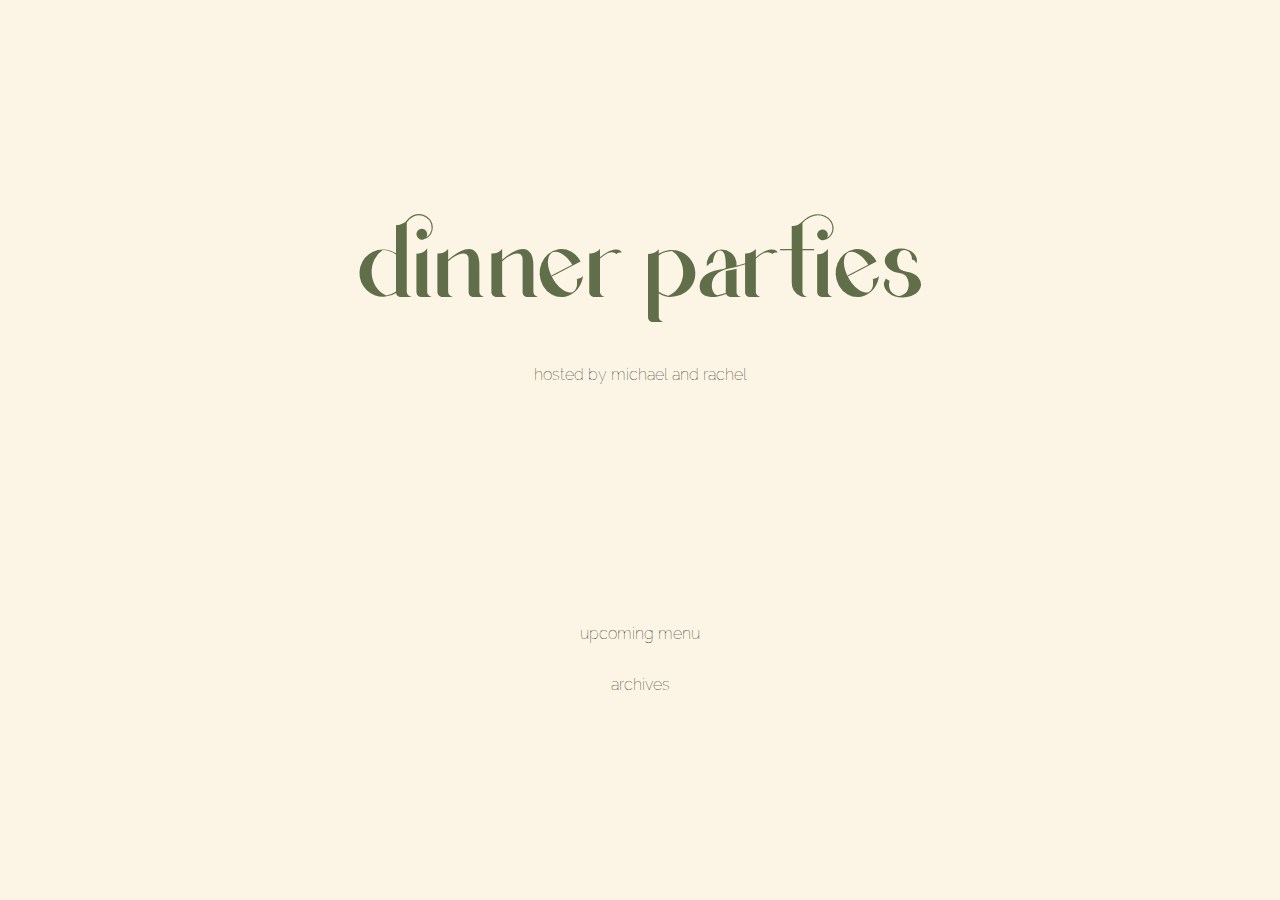
<file: index.html>
<!DOCTYPE html>
<html>
<head>
  <link rel="icon" type="image/png" href="/icon.png" />

  <style>
    @font-face {
        font-family: 'Raleway';
        src: url('Raleway-SemiBold.ttf') format('truetype');
        font-style: normal;
        font-display: swap;
    }
    @font-face {
        font-family: 'Raleway-Thin';
        src: url('Raleway-Thin.ttf') format('truetype');
        font-style: normal;
        font-display: swap;
    }
    @font-face {
        font-family: 'Agraham';
        src: url('Agraham.otf') format('truetype');
        font-style: normal;
        font-display: swap;
    }

    html, body {
      height: 99%;
      background-color: #FCF5E5;
    }
    a {
      color: #000000;
      text-decoration: none;
      font-family: 'Raleway-Thin';
      font-size: 1em;
    }
    a:visited {
      color: #000000;
    }
    a:hover {
      color: #606F49;
    }


    .body-wrapper {
      display: flex;
      justify-content: center;
      height: 100%;
    }
    .body-container {
      display: flex;
      flex-direction: column;
      justify-content: center;
      align-items: center;
      width: 50%;
    }

    .nav-container {
      display: block;
      margin-top: 15em;
    }
    nav {
      display: flex;
      flex-direction: column;
      align-items: center;
      height: 100%;
    }
    .nav-title {
      padding-bottom: 2em;
    }

    .title {
      font-size: 3.5rem;
      color: #606F49;
      margin: 0 0 0.1em 0;
      font-family: 'Agraham';
    }
    .subtitle {
      font-size: 1rem;
      margin: 0;
      font-family: 'Raleway-Thin';
    }

    @media all and (max-width: 1000px) {
      .title {
        font-size: 7rem;
        color: #606F49;
        margin: 0 0 0.5em 0;
        font-family: 'Agraham';
        line-height: 2em;
      }
      .subtitle {
        font-size: 2rem;
        margin: 0;
        font-family: 'Raleway-Thin';
      }

      .body-wrapper {
        display: flex;
        height: 100%;
      }
      .body-container {
        align-items: flex-start;
        width: 65%;
      }

      a {
        text-decoration: none;
        font-family: 'Raleway-Thin';
        font-size: 2em;
      }
      .nav-container {
        display: block;
        margin-top: 15em;
        width: 100%;
      }
      nav {
        display: flex;
        flex-direction: column;
        justify-content: flex-start;
        align-items: flex-start;
        height: 100%;
        width: 100%;
      }
    }
  </style>
</head>
<body>

<div class="body-wrapper">
  <div class="body-container">
    <p class="title">dinner parties</p>
    <p class="subtitle">hosted by michael and rachel</p>

    <div class="nav-container">
      <nav>
        <a href="/current-menu" class="nav-title">upcoming menu</a>
        <a href="/archives" class="nav-title">archives</a>
      </nav>
    </div>
  </div>
</div>

</body>
</html>
</file>
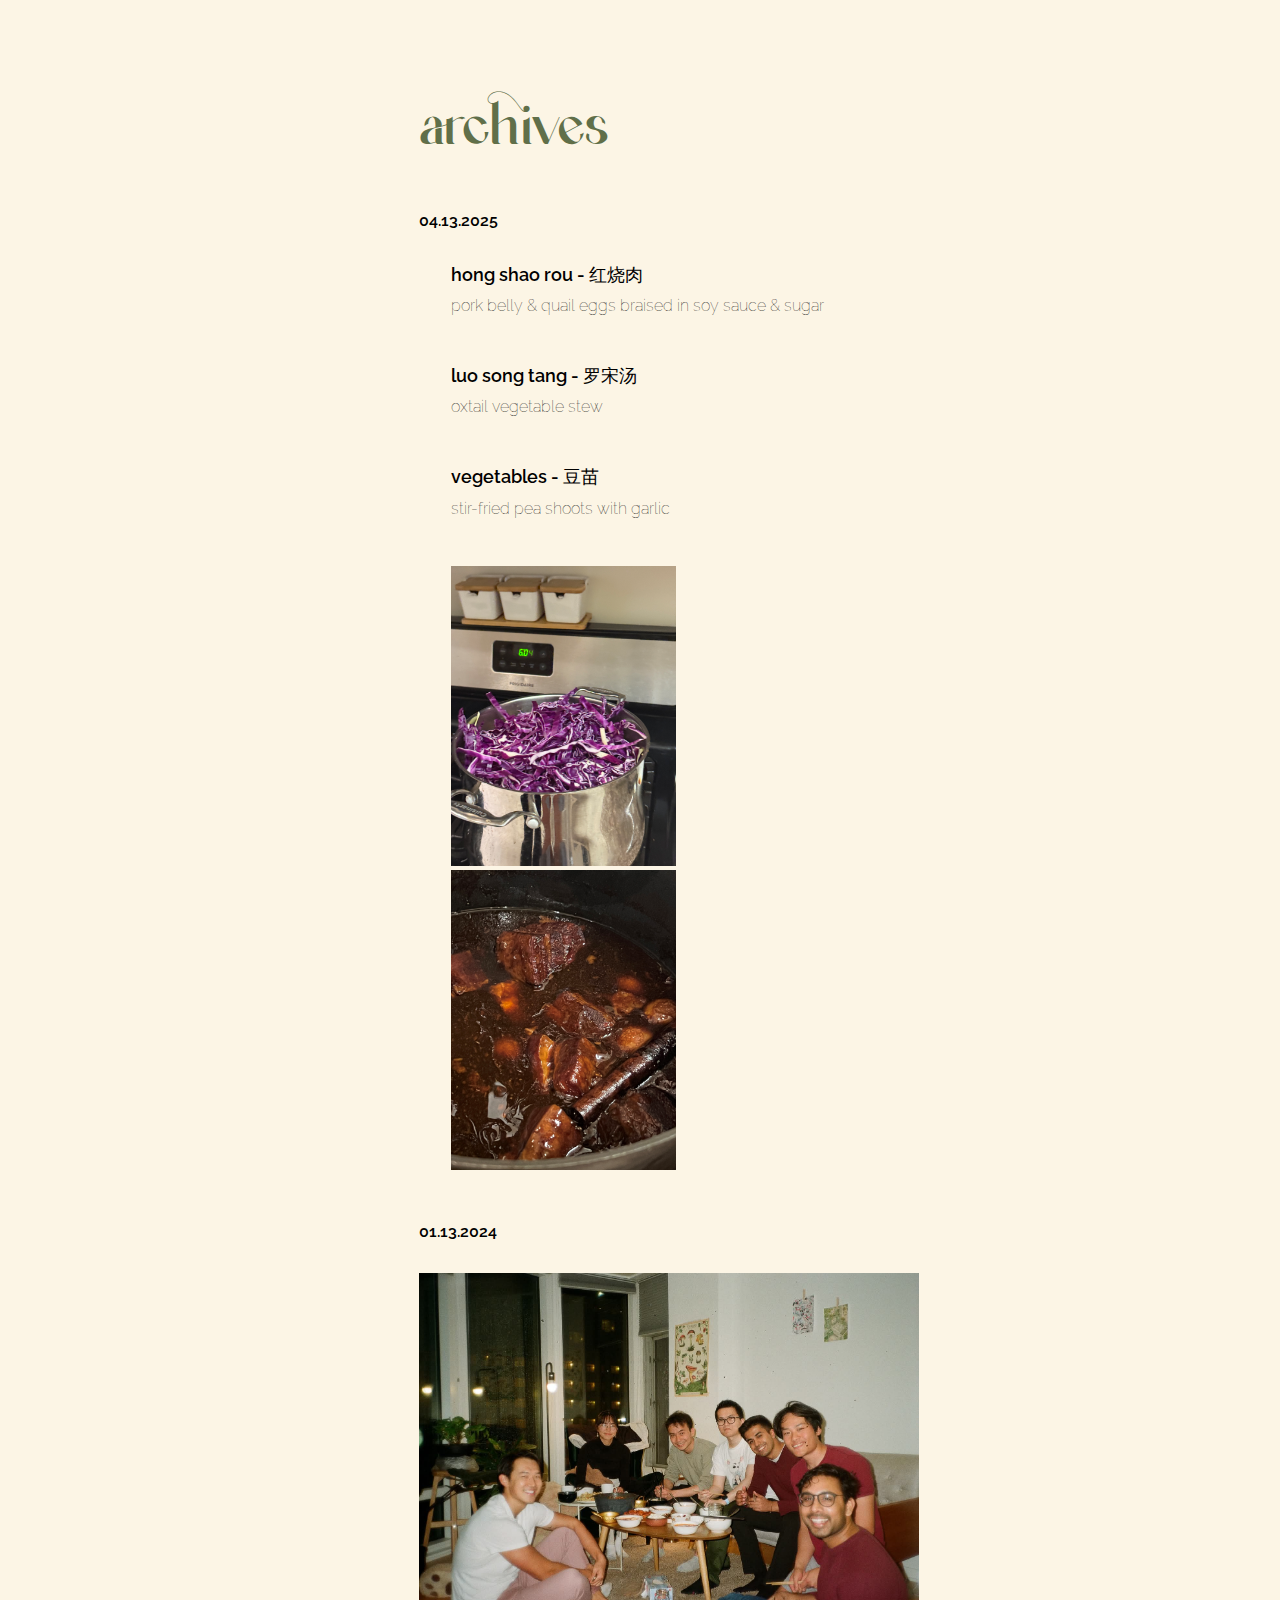
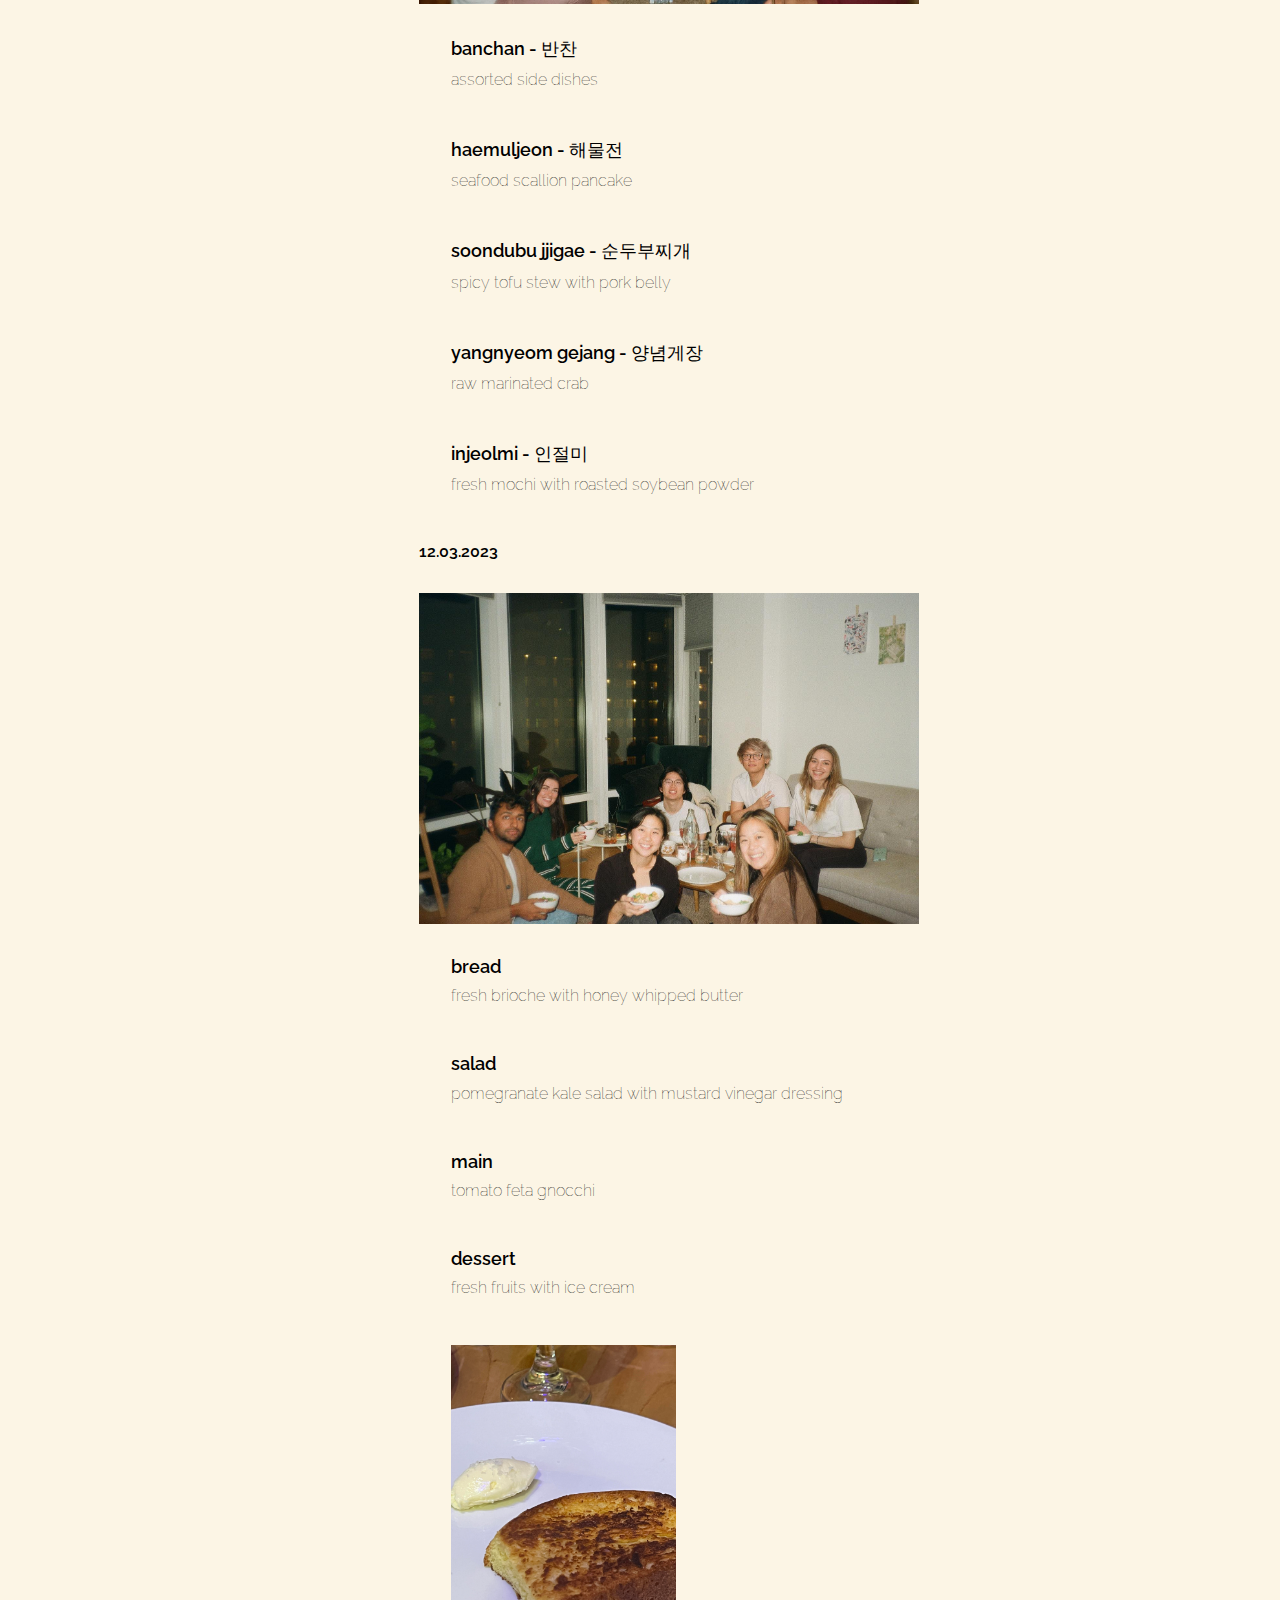
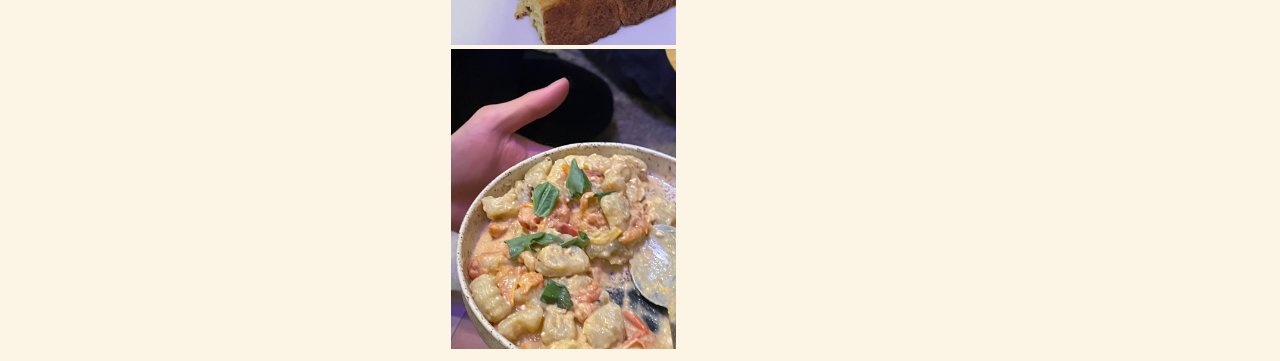
<file: archives.html>
<!DOCTYPE html>
<html>
<head>
  <link rel="icon" type="image/png" href="/icon.png" />
  
  <style>
    @font-face {
        font-family: 'Raleway';
        src: url('Raleway-SemiBold.ttf') format('truetype');
        font-style: normal;
        font-display: swap;
    }
    @font-face {
        font-family: 'Raleway-Thin';
        src: url('Raleway-Thin.ttf') format('truetype');
        font-style: normal;
        font-display: swap;
    }
    @font-face {
        font-family: 'Agraham';
        src: url('Agraham.otf') format('truetype');
        font-style: normal;
        font-display: swap;
    }

    html, body {
      background-color: #FCF5E5;
    }
    a {
      color: #000000;
      text-decoration: none;
      font-family: 'Raleway';
    }
    a:visited {
      color: #000000;
    }
    a:hover {
      color: #606F49;
    }

    .body-wrapper {
      display: flex;
      justify-content: center;
    }
    .body-container {
      display: flex;
      flex-direction: column;
      align-items: flex-start;
      width: 35%;
    }

    nav {
      display: flex;
      flex-direction: column;
      justify-content: flex-start;
      align-items: flex-start;
      height: 100%;
    }
    .nav-title {
      padding-bottom: 2em;
    }

    .title {
      font-size: 2rem;
      margin: 2em 0 1em 0;
      font-family: 'Agraham';
      color: #606F49;
    }
    .date {
      font-size: 1rem;
      margin: 0 0 2em 0;
      font-family: 'Raleway';
    }

    .dish-name {
      font-size: 1.15rem;
      margin: 0 0 0.5em 0;
      font-family: 'Raleway';
    }
    .dish-description {
      font-size: 1rem;
      margin: 0 0 3em 0;
      font-family: 'Raleway-Thin';
    }

    .horizontal-photo-container {
      display: flex;
      flex-direction: row;
      align-items: center;
    }

    .menu-div-container {
      display: flex;
      flex-direction: column;
      align-items: flex-start;

      padding-left: 2em;
    }

    @media all and (max-width: 1000px) {
      .body-container {
        display: flex;
        flex-direction: column;
        align-items: flex-start;
        width: 65%;
      }

      .title {
        font-size: 3rem;
        margin: 2em 0 1em 0;
        font-family: 'Agraham';
        color: #606F49;
      }
      .date {
        font-size: 3rem;
        margin: 0 0 1em 0;
        font-family: 'Raleway';
      }

      .dish-name {
        font-size: 2.75rem;
        margin: 0 0 0.5em 0;
        font-family: 'Raleway';
      }
      .dish-description {
        font-size: 2rem;
        margin: 0 0 1.5em 0;
        font-family: 'Raleway-Thin';
      }

      .menu-div-container {
        display: flex;
        flex-direction: column;
        align-items: flex-start;

        padding-left: 2.5em;
      }

    }
  </style>
</head>
<body>

<div class="body-wrapper">
  <div class="body-container">
    <p class="title">archives</p>

    <p class="date">04.13.2025</p>

    <div class="menu-div-container" style="margin-bottom: 3em;"> 
      <p class="dish-name">hong shao rou - 红烧肉</p>
      <p class="dish-description">pork belly & quail eggs braised in soy sauce & sugar</p>

      <p class="dish-name">luo song tang - 罗宋汤</p>
      <p class="dish-description">oxtail vegetable stew</p>

      <p class="dish-name">vegetables - 豆苗</p>
      <p class="dish-description">stir-fried pea shoots with garlic</p>

      <div>
        <img src="photos/apr-13/1.jpg" style="width: 225px;margin-right: 1em;" />
        <img src="photos/apr-13/2.jpg" style="width: 225px;" />
      </div>
    </div>

    <p class="date">01.13.2024</p>

    <img src="photos/jan-13/1.jpg" style="width: 500px;padding-bottom: 2em;" />

    <div class="menu-div-container">
      <p class="dish-name">banchan - 반찬</p>
      <p class="dish-description">assorted side dishes</p>

      <p class="dish-name">haemuljeon - 해물전</p>
      <p class="dish-description">seafood scallion pancake</p>

      <p class="dish-name">soondubu jjigae - 순두부찌개</p>
      <p class="dish-description">spicy tofu stew with pork belly</p>

      <p class="dish-name">yangnyeom gejang - 양념게장</p>
      <p class="dish-description">raw marinated crab</p>

      <p class="dish-name">injeolmi - 인절미</p>
      <p class="dish-description">fresh mochi with roasted soybean powder</p>
    </div>
  
    <p class="date">12.03.2023</p>

    <img src="photos/dec-3/2.jpg" style="width: 500px;padding-bottom: 2em;" />
    
    <div class="menu-div-container">
      <p class="dish-name">bread</p>
      <p class="dish-description">fresh brioche with honey whipped butter</p>

      <p class="dish-name">salad</p>
      <p class="dish-description">pomegranate kale salad with mustard vinegar dressing</p>

      <p class="dish-name">main</p>
      <p class="dish-description">tomato feta gnocchi</p>

      <p class="dish-name">dessert</p>
      <p class="dish-description">fresh fruits with ice cream</p>

      <div>
        <img src="photos/dec-3/3.jpg" style="width: 225px;margin-right: 1em;" />
        <img src="photos/dec-3/4.jpg" style="width: 225px;" />
      </div>
    </div>

  </div>

</div>

</body>
</html>
</file>
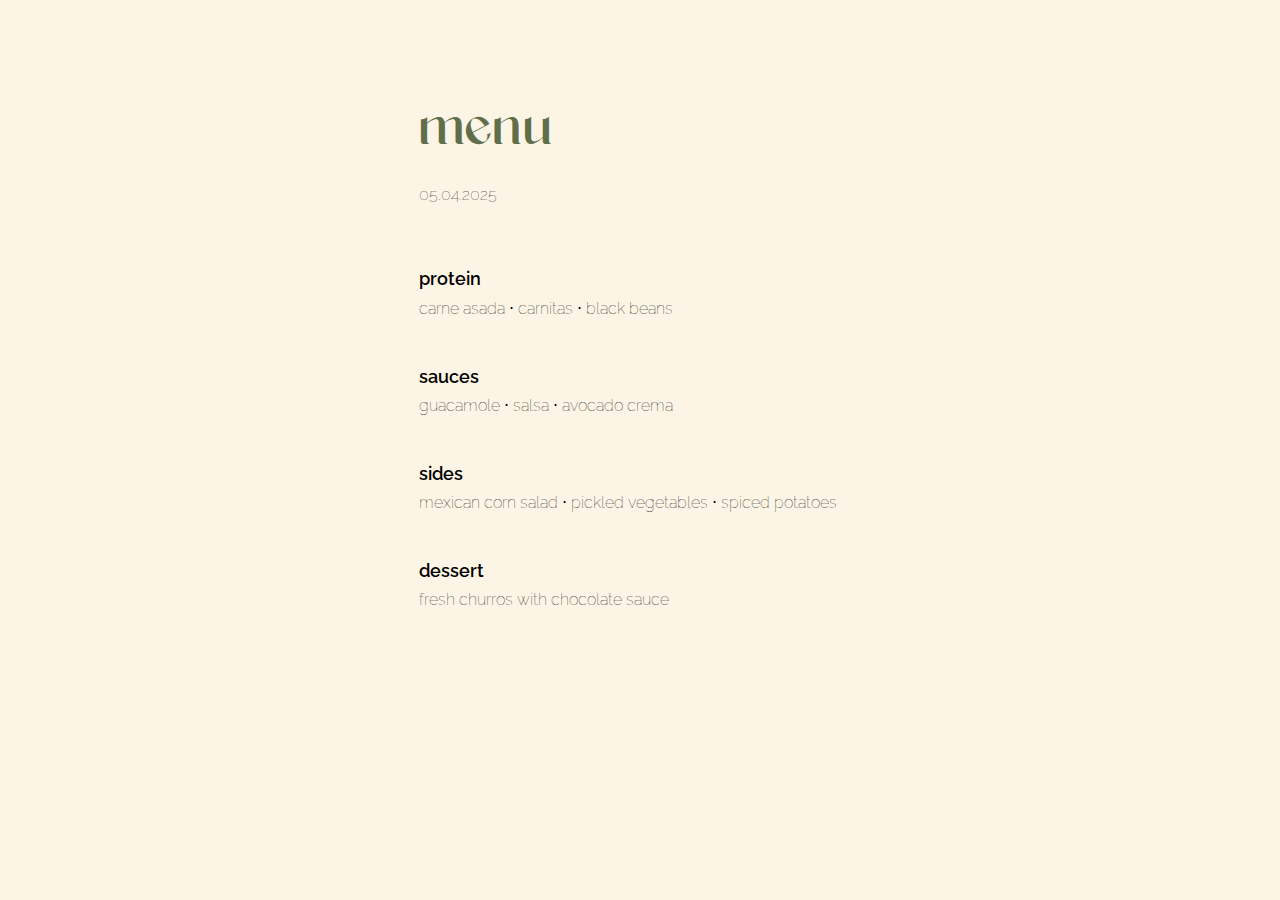
<file: current-menu.html>
<!DOCTYPE html>
<html>
<head>
  <link rel="icon" type="image/png" href="/icon.png" />

  <style>
    @font-face {
        font-family: 'Raleway';
        src: url('Raleway-SemiBold.ttf') format('truetype');
        font-style: normal;
        font-display: swap;
    }
    @font-face {
        font-family: 'Raleway-Thin';
        src: url('Raleway-Thin.ttf') format('truetype');
        font-style: normal;
        font-display: swap;
    }
    @font-face {
        font-family: 'Agraham';
        src: url('Agraham.otf') format('truetype');
        font-style: normal;
        font-display: swap;
    }

    html, body {
      background-color: #FCF5E5;
    }
    a {
      color: #000000;
      text-decoration: none;
      font-family: 'Raleway';
    }
    a:visited {
      color: #000000;
    }
    a:hover {
      color: #606F49;
    }

    .body-wrapper {
      display: flex;
      justify-content: center;
    }
    .body-container {
      display: flex;
      flex-direction: column;
      align-items: flex-start;
      width: 35%;
    }

    nav {
      display: flex;
      flex-direction: column;
      justify-content: flex-start;
      align-items: flex-start;
      height: 100%;
    }
    .nav-title {
      padding-bottom: 2em;
    }

    .title {
      font-size: 2rem;
      margin: 2em 0 0.2em 0;
      font-family: 'Agraham';
      color: #606F49;
    }
    .date {
      font-size: 1rem;
      margin: 0 0 4em 0;
      font-family: 'Raleway-Thin';
    }

    .dish-name {
      font-size: 1.15rem;
      margin: 0 0 0.5em 0;
      font-family: 'Raleway';
    }
    .dish-description {
      font-size: 1rem;
      margin: 0 0 3em 0;
      font-family: 'Raleway-Thin';
    }

    @media all and (max-width: 1000px) {
      .body-container {
        display: flex;
        flex-direction: column;
        align-items: flex-start;
        width: 65%;
      }

      .title {
        font-size: 3rem;
        margin: 2em 0 0.2em 0;
        font-family: 'Agraham';
        color: #606F49;
      }
      .date {
        font-size: 3rem;
        margin: 0 0 3em 0;
        font-family: 'Raleway-Thin';
      }

      .dish-name {
        font-size: 2.75rem;
        margin: 0 0 0.5em 0;
        font-family: 'Raleway';
      }
      .dish-description {
        font-size: 2rem;
        margin: 0 0 1.5em 0;
        font-family: 'Raleway-Thin';
      }
    }
  </style>
</head>
<body>

<div class="body-wrapper">
  <div class="body-container">
    <p class="title">menu</p>
    <p class="date">05.04.2025</p>

    <p class="dish-name">protein</p>
    <p class="dish-description">carne asada ⋅ carnitas ⋅ black beans</p>

    <p class="dish-name">sauces</p>
    <p class="dish-description">guacamole ⋅ salsa ⋅ avocado crema</p>

    <p class="dish-name">sides</p>
    <p class="dish-description">mexican corn salad ⋅ pickled vegetables ⋅ spiced potatoes</p>

    <p class="dish-name">dessert</p>
    <p class="dish-description">fresh churros with chocolate sauce</p>

  </div>
</div>

</body>
</html>
</file>
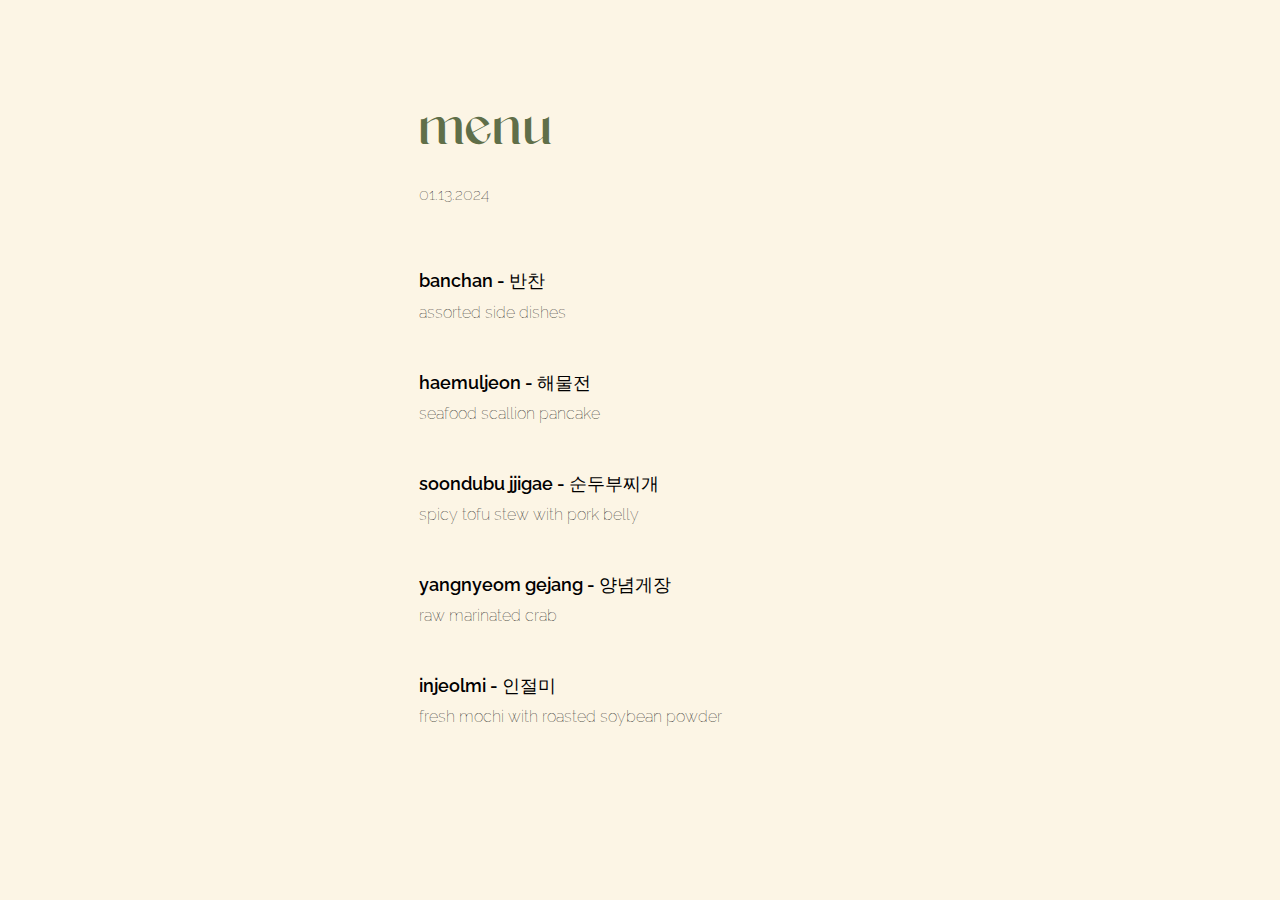
<file: jan-13-dinner.html>
<!DOCTYPE html>
<html>
<head>
  <style>
    @font-face {
        font-family: 'Raleway';
        src: url('Raleway-SemiBold.ttf') format('truetype');
        font-style: normal;
        font-display: swap;
    }
    @font-face {
        font-family: 'Raleway-Thin';
        src: url('Raleway-Thin.ttf') format('truetype');
        font-style: normal;
        font-display: swap;
    }
    @font-face {
        font-family: 'Agraham';
        src: url('Agraham.otf') format('truetype');
        font-style: normal;
        font-display: swap;
    }

    html, body {
      background-color: #FCF5E5;
    }
    a {
      color: #000000;
      text-decoration: none;
      font-family: 'Raleway';
    }
    a:visited {
      color: #000000;
    }
    a:hover {
      color: #606F49;
    }

    .body-wrapper {
      display: flex;
      justify-content: center;
    }
    .body-container {
      display: flex;
      flex-direction: column;
      align-items: flex-start;
      width: 35%;
    }

    nav {
      display: flex;
      flex-direction: column;
      justify-content: flex-start;
      align-items: flex-start;
      height: 100%;
    }
    .nav-title {
      padding-bottom: 2em;
    }

    .title {
      font-size: 2rem;
      margin: 2em 0 0.2em 0;
      font-family: 'Agraham';
      color: #606F49;
    }
    .date {
      font-size: 1rem;
      margin: 0 0 4em 0;
      font-family: 'Raleway-Thin';
    }

    .dish-name {
      font-size: 1.15rem;
      margin: 0 0 0.5em 0;
      font-family: 'Raleway';
    }
    .dish-description {
      font-size: 1rem;
      margin: 0 0 3em 0;
      font-family: 'Raleway-Thin';
    }

    @media all and (max-width: 1000px) {
      .body-container {
        display: flex;
        flex-direction: column;
        align-items: flex-start;
        width: 65%;
      }

      .title {
        font-size: 3rem;
        margin: 2em 0 0.2em 0;
        font-family: 'Agraham';
        color: #606F49;
      }
      .date {
        font-size: 3rem;
        margin: 0 0 3em 0;
        font-family: 'Raleway-Thin';
      }

      .dish-name {
        font-size: 2.75rem;
        margin: 0 0 0.5em 0;
        font-family: 'Raleway';
      }
      .dish-description {
        font-size: 2rem;
        margin: 0 0 1.5em 0;
        font-family: 'Raleway-Thin';
      }
    }
  </style>
</head>
<body>

<div class="body-wrapper">
  <div class="body-container">
    <p class="title">menu</p>
    <p class="date">01.13.2024</p>

    <p class="dish-name">banchan - 반찬</p>
    <p class="dish-description">assorted side dishes</p>

    <p class="dish-name">haemuljeon - 해물전</p>
    <p class="dish-description">seafood scallion pancake</p>

    <p class="dish-name">soondubu jjigae - 순두부찌개</p>
    <p class="dish-description">spicy tofu stew with pork belly</p>

    <p class="dish-name">yangnyeom gejang - 양념게장</p>
    <p class="dish-description">raw marinated crab</p>

    <p class="dish-name">injeolmi - 인절미</p>
    <p class="dish-description">fresh mochi with roasted soybean powder</p>
  </div>
</div>

</body>
</html>
</file>
